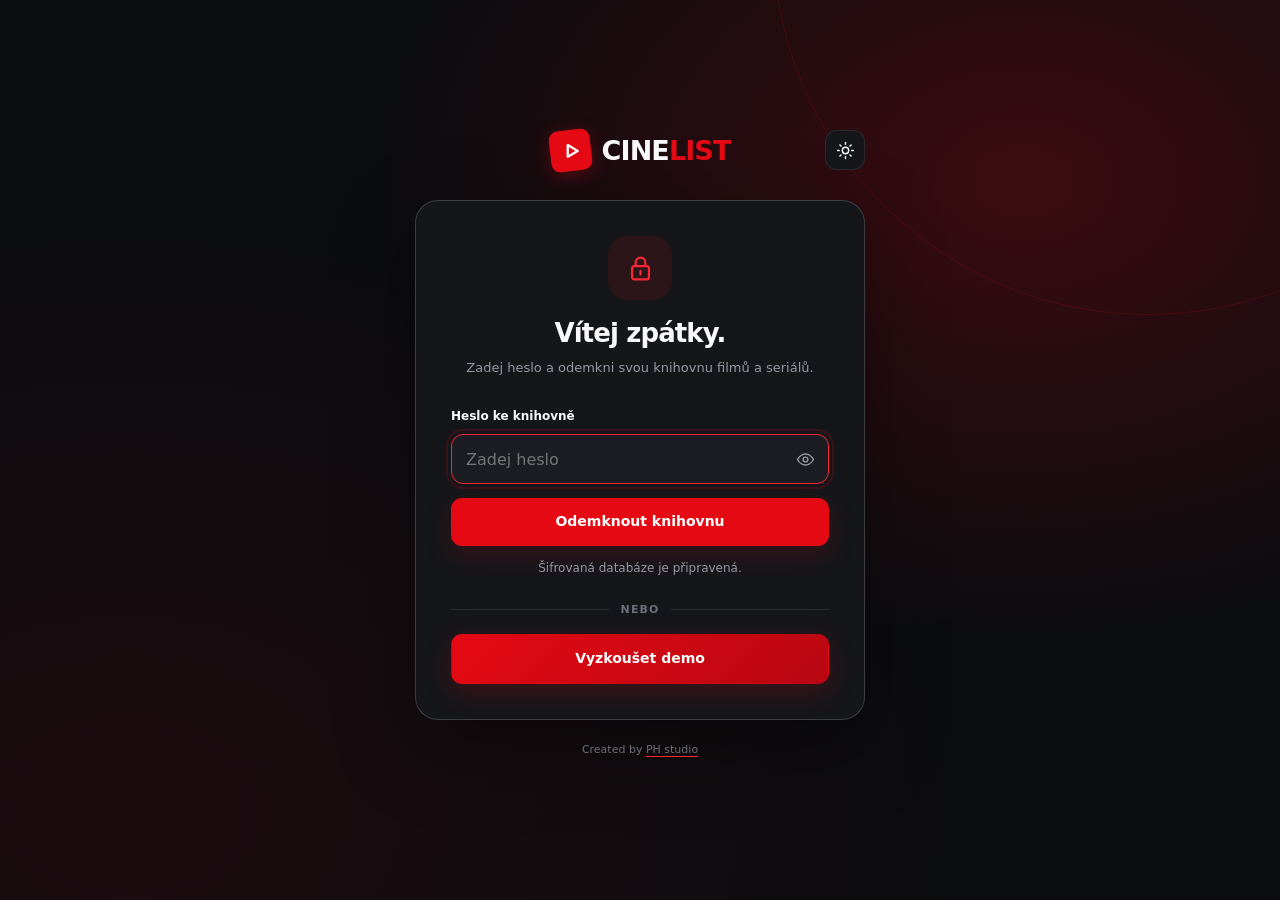
<file: docs/index.html>
<!DOCTYPE html>
<html lang="cs" data-theme="dark">
<head>
  <meta charset="utf-8">
  <meta name="viewport" content="width=device-width, initial-scale=1, viewport-fit=cover">
  <meta name="theme-color" content="#0a0a0d">
  <meta name="description" content="CINELIST – osobní filmová knihovna.">
  <title>CINELIST · Soukromá filmová knihovna</title>
  <meta http-equiv="Content-Security-Policy" content="default-src 'self'; script-src 'self'; style-src 'self'; connect-src 'self' https://api.streamx.qzz.io https://streamx-api.pages.dev https://api.tvmaze.com https://v3-cinemeta.strem.io; img-src 'self' data: https:; object-src 'none'; base-uri 'self'; form-action 'none'">
  <link rel="stylesheet" href="./styles.css?v=1.1">
</head>
<body class="locked">
  <!-- All icons are inline: the design is fully functional without icon CDNs. -->
  <svg xmlns="http://www.w3.org/2000/svg" class="svg-sprite" aria-hidden="true">
    <symbol id="i-film" viewBox="0 0 24 24"><rect x="3" y="3" width="18" height="18" rx="2"/><path d="M7 3v18M17 3v18M3 8h4m-4 8h4m10-8h4m-4 8h4"/></symbol>
    <symbol id="i-calendar" viewBox="0 0 24 24"><rect x="3" y="5" width="18" height="16" rx="2"/><path d="M7 3v4m10-4v4M3 10h18"/></symbol>
    <symbol id="i-tv" viewBox="0 0 24 24"><rect x="2" y="7" width="20" height="14" rx="2"/><path d="m7 2 5 5 5-5"/></symbol>
    <symbol id="i-play" viewBox="0 0 24 24"><path d="m8 5 12 7-12 7z"/></symbol>
    <symbol id="i-search" viewBox="0 0 24 24"><circle cx="11" cy="11" r="7"/><path d="m20 20-4-4"/></symbol>
    <symbol id="i-moon" viewBox="0 0 24 24"><path d="M20.5 13A8.5 8.5 0 0 1 11 3.5 8.5 8.5 0 1 0 20.5 13Z"/></symbol>
    <symbol id="i-sun" viewBox="0 0 24 24"><circle cx="12" cy="12" r="4"/><path d="M12 2v2m0 16v2M2 12h2m16 0h2M4.93 4.93l1.41 1.41m11.32 11.32 1.41 1.41M4.93 19.07l1.41-1.41M17.66 6.34l1.41-1.41"/></symbol>
    <symbol id="i-lock" viewBox="0 0 24 24"><rect x="5" y="10" width="14" height="11" rx="2"/><path d="M8 10V7a4 4 0 0 1 8 0v3m-4 4v3"/></symbol>
    <symbol id="i-grid" viewBox="0 0 24 24"><rect x="3" y="3" width="7" height="7" rx="1"/><rect x="14" y="3" width="7" height="7" rx="1"/><rect x="3" y="14" width="7" height="7" rx="1"/><rect x="14" y="14" width="7" height="7" rx="1"/></symbol>
    <symbol id="i-list" viewBox="0 0 24 24"><path d="M8 6h13M8 12h13M8 18h13M3 6h.01M3 12h.01M3 18h.01"/></symbol>
    <symbol id="i-arrow" viewBox="0 0 24 24"><path d="M5 12h14m-6-6 6 6-6 6"/></symbol>
    <symbol id="i-external" viewBox="0 0 24 24"><path d="M12 5h7v7m0-7-9 9"/><path d="M19 14v5H5V5h5"/></symbol>
    <symbol id="i-spark" viewBox="0 0 24 24"><path d="m12 2 1.7 6.3L20 10l-6.3 1.7L12 18l-1.7-6.3L4 10l6.3-1.7zM20 17l.7 2.3L23 20l-2.3.7L20 23l-.7-2.3L17 20l2.3-.7z"/></symbol>
    <symbol id="i-sort" viewBox="0 0 24 24"><path d="M8 3v18m-4-4 4 4 4-4M16 21V3m-4 4 4-4 4 4"/></symbol>
    <symbol id="i-close" viewBox="0 0 24 24"><path d="M18 6 6 18M6 6l12 12"/></symbol>
    <symbol id="i-info" viewBox="0 0 24 24"><circle cx="12" cy="12" r="9"/><path d="M12 11v6M12 7h.01"/></symbol>
    <symbol id="i-shield" viewBox="0 0 24 24"><path d="M12 22s8-4 8-10V5l-8-3-8 3v7c0 6 8 10 8 10z"/><path d="m9 12 2 2 4-4"/></symbol>
    <symbol id="i-filter" viewBox="0 0 24 24"><path d="M4 7h16M7 12h10m-7 5h4"/></symbol>
    <symbol id="i-clock" viewBox="0 0 24 24"><circle cx="12" cy="12" r="9"/><path d="M12 6v6l4 2"/></symbol>
    <symbol id="i-chevron-left" viewBox="0 0 24 24"><path d="m15 18-6-6 6-6"/></symbol>
    <symbol id="i-chevron-right" viewBox="0 0 24 24"><path d="m9 18 6-6-6-6"/></symbol>
    <symbol id="i-eye" viewBox="0 0 24 24"><path d="M2 12s3.5-7 10-7 10 7 10 7-3.5 7-10 7S2 12 2 12Z"/><circle cx="12" cy="12" r="3"/></symbol>
  </svg>

  <section class="lock-screen" id="lockScreen" aria-labelledby="lockTitle">
    <div class="lock-wrap">
      <button id="lockThemeToggle" class="round-btn lock-theme-button" type="button" aria-label="Přepnout světlý nebo tmavý režim" title="Přepnout motiv"><svg class="icon"><use id="lockThemeIcon" href="#i-sun"/></svg></button>
      <div class="lock-brand"><span class="brand"><span class="brand-mark"><svg class="icon"><use href="#i-play"/></svg></span><span>CINE<strong>LIST</strong></span></span></div>
      <div class="lock-box">
        <div class="lock-illustration"><svg class="icon"><use href="#i-lock"/></svg></div>
        <h1 id="lockTitle">Vítej zpátky.</h1>
        <p class="lock-lead">Zadej heslo a odemkni svou knihovnu filmů a seriálů.</p>
        <form class="lock-form" id="unlockForm" autocomplete="off">
          <label for="unlockPassword">Heslo ke knihovně</label>
          <div class="password-row">
            <input id="unlockPassword" type="password" placeholder="Zadej heslo" autocomplete="current-password" required disabled>
            <button id="passwordReveal" type="button" aria-label="Zobrazit heslo" title="Zobrazit nebo skrýt heslo"><svg class="icon"><use href="#i-eye"/></svg></button>
          </div>
          <button type="submit" class="btn btn-red lock-submit" id="unlockButton" disabled>Načítání databáze…</button>
          <p id="unlockStatus" class="lock-feedback" role="status" aria-live="polite">Připravuji šifrovaný soubor…</p>
          <div id="retryWrap" hidden><button type="button" id="retryLoad" class="retry-btn">Zkusit znovu</button></div>
        </form>
        <div class="login-divider"><span>nebo</span></div>
        <button type="button" class="btn demo-button" id="demoButton">Vyzkoušet demo</button>
        <p id="demoStatus" class="demo-feedback" role="status" aria-live="polite"></p>
      </div>
      <p class="lock-footer">Created by <a href="https://github.com/phstudio2" target="_blank" rel="noopener noreferrer">PH studio</a></p>
    </div>
  </section>

  <header class="topbar">
    <div class="container header-inner">
      <a class="brand" href="#top" aria-label="CINELIST úvod"><span class="brand-mark"><svg class="icon"><use href="#i-play"/></svg></span><span>CINE<strong>LIST</strong></span></a>
      <nav class="desktop-nav" aria-label="Hlavní navigace">
        <a class="active" href="#top">Přehled</a>
        <a href="#knihovna" data-nav-type="movie">Filmy</a>
        <a href="#knihovna" data-nav-type="series">Seriály</a>
        <a href="#knihovna" data-nav-type="all">Moje knihovna</a>
      </nav>
      <div class="header-tools">
        <label class="header-search"><svg class="icon"><use href="#i-search"/></svg><input id="globalSearch" aria-label="Hledat film nebo seriál" placeholder="Hledat ve tvé knihovně…" autocomplete="off"/></label>
        <button class="round-btn" id="themeToggle" title="Přepnout světlý nebo tmavý režim" aria-label="Přepnout barevný režim"><svg class="icon"><use id="themeIcon" href="#i-sun"/></svg></button>
        <span class="header-divider"></span>
        <button class="user-avatar" id="lockLibraryBtn" aria-label="Uzamknout knihovnu" title="Uzamknout knihovnu"><svg class="icon"><use href="#i-lock"/></svg></button>
      </div>
    </div>
  </header>

  <main id="top">
    <div class="container">
      <div class="database-meta" role="status" aria-live="polite"><svg class="icon"><use href="#i-clock"/></svg><span id="dbUpdated">Aktualizace databáze: —</span><span id="demoBadge" class="demo-badge" hidden>DEMO</span></div>
      <section class="hero hero-carousel" aria-label="Náhodný výběr z knihovny">
        <button type="button" class="hero-nav-btn" id="heroPrev" aria-label="Předchozí náhodný tip" title="Předchozí tip"><svg class="icon"><use href="#i-chevron-left"/></svg></button>
        <div id="heroFeature" class="hero-feature" role="button" tabindex="0" aria-label="Otevřít vybraný film nebo seriál">
          <div class="hero-feature-poster" id="heroFeaturePoster" aria-hidden="true"></div>
          <div class="hero-feature-copy" aria-live="polite">
            
            <h1 id="heroTitle">Vyber si, co sledovat</h1>
            <div id="heroMeta" class="hero-feature-meta"></div>
            <div id="heroGenres" class="hero-feature-genres"></div>
            <span id="heroOpen" class="hero-open">Zobrazit detail <svg class="icon"><use href="#i-arrow"/></svg></span>
          </div>
        </div>
        <button type="button" class="hero-nav-btn" id="heroNext" aria-label="Další náhodný tip" title="Další tip"><svg class="icon"><use href="#i-chevron-right"/></svg></button>
        <div class="hero-pagination" id="heroPagination" aria-label="Pořadí doporučení"></div>
      </section>

      <section class="metrics" aria-label="Statistiky filmů a seriálů">
        <div class="metric"><div><strong id="statMovies">—</strong><small>Celkem filmů</small></div><span class="metric-icon"><svg class="icon"><use href="#i-film"/></svg></span></div>
        <div class="metric"><div><strong id="statMovieTime">—</strong><small>Celkový čas filmů</small></div><span class="metric-icon"><svg class="icon"><use href="#i-clock"/></svg></span></div>
        <div class="metric"><div><strong id="statMovieYear">—</strong><small>Nejčastější rok filmů</small></div><span class="metric-icon"><svg class="icon"><use href="#i-calendar"/></svg></span></div>
        <div class="metric accent"><div><strong id="statMovieRating">—</strong><small>Průměrné hodnocení filmů</small></div><span class="metric-icon"><svg class="icon"><use href="#i-spark"/></svg></span></div>
        <div class="metric"><div><strong id="statSeries">—</strong><small>Celkem seriálů</small></div><span class="metric-icon"><svg class="icon"><use href="#i-tv"/></svg></span></div>
        <div class="metric"><div><strong id="statEpisodes">—</strong><small>Celkem epizod</small></div><span class="metric-icon"><svg class="icon"><use href="#i-list"/></svg></span></div>
        <div class="metric"><div><strong id="statSeasons">—</strong><small>Celkem sérií</small></div><span class="metric-icon"><svg class="icon"><use href="#i-list"/></svg></span></div>
        <div class="metric accent"><div><strong id="statSeriesRating">—</strong><small>Průměrné hodnocení seriálů</small></div><span class="metric-icon"><svg class="icon"><use href="#i-spark"/></svg></span></div>
        <div class="metric"><div><strong id="statAverageEpisodes">—</strong><small>Průměr epizod na seriál</small></div><span class="metric-icon"><svg class="icon"><use href="#i-tv"/></svg></span></div>
        <div class="metric"><div><strong id="statAverageMovieRuntime">—</strong><small>Průměrná délka filmu</small></div><span class="metric-icon"><svg class="icon"><use href="#i-clock"/></svg></span></div>
        <div class="metric metric-titled"><div><strong id="statLongestMovie">—</strong><span class="metric-title" id="statLongestMovieTitle">—</span><small>Nejdelší film</small></div><span class="metric-icon"><svg class="icon"><use href="#i-film"/></svg></span></div>
        <div class="metric metric-titled"><div><strong id="statLongestSeries">—</strong><span class="metric-title" id="statLongestSeriesTitle">—</span><small>Nejdelší seriál podle epizod</small></div><span class="metric-icon"><svg class="icon"><use href="#i-tv"/></svg></span></div>
        <div class="metric"><div><strong id="statPopularGenre">—</strong><small>Nejčastější žánr</small></div><span class="metric-icon"><svg class="icon"><use href="#i-spark"/></svg></span></div>
        <div class="metric"><div><strong id="statUniqueGenres">—</strong><small>Počet unikátních žánrů</small></div><span class="metric-icon"><svg class="icon"><use href="#i-grid"/></svg></span></div>
        <div class="metric"><div><strong id="statAverageMovieGenres">—</strong><small>Průměr žánrů na film</small></div><span class="metric-icon"><svg class="icon"><use href="#i-film"/></svg></span></div>
        <div class="metric"><div><strong id="statAverageSeriesGenres">—</strong><small>Průměr žánrů na seriál</small></div><span class="metric-icon"><svg class="icon"><use href="#i-tv"/></svg></span></div>
      </section>

      <section class="library" id="knihovna" aria-label="Knihovna filmů a seriálů">
        <div class="section-top">
          <div><h2 class="watchlist-heading">Watchlist<span class="watchlist-heading-accent">.</span></h2></div>
        </div>
        <label class="mobile-search"> <svg class="icon"><use href="#i-search"/></svg><input id="mobileSearch" aria-label="Hledat film nebo seriál na mobilu" placeholder="Hledat film nebo seriál…" autocomplete="off"/></label>
        <div class="library-controls">
          <div class="tabs" aria-label="Typ titulů">
            <button class="tab active" data-type="all" aria-pressed="true">Vše <span class="count" id="tabAll">6</span></button>
            <button class="tab" data-type="movie" aria-pressed="false">Filmy <span class="count" id="tabMovies">3</span></button>
            <button class="tab" data-type="series" aria-pressed="false">Seriály <span class="count" id="tabSeries">3</span></button>
          </div>
          <div class="filter-controls">
            <label class="select-wrap status-wrap"><svg class="icon"><use href="#i-filter"/></svg><span class="sr-only">Filtrovat podle stavu</span><select class="filter-select" id="statusFilter"><option value="all">Všechny stavy</option><option value="watchlist">Chci vidět</option><option value="download">Ke stažení</option><option value="watching">Rozkoukáno</option><option value="watched">Viděno</option></select></label>
            <label class="select-wrap sort-wrap"><span class="sr-only">Seřadit knihovnu</span><select class="filter-select" id="sortSelect"><option value="csfd">ČSFD: nejlépe hodnocené</option><option value="name">Název: A–Z</option><option value="year-desc">Rok: nejnovější</option><option value="year-asc">Rok: nejstarší</option><option value="imdb">IMDb: nejlépe hodnocené</option><option value="metacritic">Metacritic: nejlépe hodnocené</option><option value="duration">Délka: nejkratší</option></select></label>
            <div class="layout-switch" aria-label="Zobrazení knihovny"><button id="gridBtn" class="active" aria-label="Zobrazit jako karty" aria-pressed="true" title="Karty"><svg class="icon"><use href="#i-grid"/></svg></button><button id="listBtn" aria-label="Zobrazit jako seznam" aria-pressed="false" title="Seznam"><svg class="icon"><use href="#i-list"/></svg></button></div>
          </div>
        </div>
        <div class="lower-filters">
          <div id="genreChips" class="filter-chips" aria-label="Rychlé filtry"><button class="chip active" data-chip="all" aria-pressed="true">Všechny žánry</button><button class="chip" data-chip="Krimi" aria-pressed="false">Krimi</button><button class="chip" data-chip="Drama" aria-pressed="false">Drama</button><button class="chip" data-chip="Thriller" aria-pressed="false">Thriller</button><button class="chip" data-chip="90plus" aria-pressed="false">ČSFD 90 % a více</button></div>
          <label class="genre-all-label"><span class="sr-only">Všechny dostupné žánry</span><select class="filter-select" id="genreSelect"><option value="all">Všechny žánry</option></select></label>
          <span class="result-count" id="resultCount" role="status" aria-live="polite">Zobrazeno <strong>6</strong> z 6 titulů</span>
        </div>
        <div id="catalogue" class="catalogue" aria-live="polite"></div>
      </section>
    </div>
  </main>

  <footer><div class="container footer-inner"><div><strong>CINELIST</strong> · Osobní filmová knihovna</div><div>Verze 1.1</div></div></footer>

  <nav class="mobile-bottom" aria-label="Mobilní navigace">
    <button data-mobile-type="all" class="active"><svg class="icon"><use href="#i-grid"/></svg> Vše</button>
    <button data-mobile-type="movie"><svg class="icon"><use href="#i-film"/></svg> Filmy</button>
    <button data-mobile-type="series"><svg class="icon"><use href="#i-tv"/></svg> Seriály</button>
    <button id="mobileFind"><svg class="icon"><use href="#i-search"/></svg> Hledat</button>
  </nav>

  <dialog id="detailDialog" aria-label="Detail filmu nebo seriálu"><div id="detailContent" class="modal-shell"></div></dialog>
  <dialog id="galleryDialog" aria-label="Prohlížeč obrázků" class="gallery-dialog"><div class="gallery-lightbox"><button type="button" id="galleryClose" class="gallery-close" aria-label="Zavřít galerii">✕</button><button type="button" id="galleryPrev" class="gallery-arrow" aria-label="Předchozí obrázek">&#10094;</button><figure><img id="galleryImage" alt=""><figcaption id="galleryCaption"></figcaption></figure><button type="button" id="galleryNext" class="gallery-arrow" aria-label="Další obrázek">&#10095;</button></div></dialog>
  <div class="toast" id="toast" role="status" aria-live="polite"></div>

  <script src="./app.js?v=1.1" defer></script>
</body>
</html>
</file>
<file: docs/styles.css>
:root {
      color-scheme: dark;
      --red: #e50914;
      --red-bright: #fa2634;
      --red-soft: rgba(229,9,20,.11);
      --bg: #0b0c0f;
      --surface: #15161a;
      --surface2: #1b1c21;
      --elevated: #23242a;
      --text: #f9f9fb;
      --muted: #9698a4;
      --subtle: #6c6e79;
      --border: rgba(255,255,255,.085);
      --border-strong: rgba(255,255,255,.17);
      --field: #1c1d22;
      --shadow: 0 26px 80px rgba(0,0,0,.38);
      --hero-shadow: 0 26px 60px rgba(0,0,0,.25);
      --topbar: rgba(11,12,15,.9);
      --pill: #25262d;
      --light-card: #101116;
      --radius: 18px;
      --content: 1410px;
    }
    html[data-theme="light"] {
      color-scheme: light;
      --bg: #f6f6f8;
      --surface: #ffffff;
      --surface2: #f0f0f3;
      --elevated: #e9e9ed;
      --text: #17171b;
      --muted: #626572;
      --subtle: #848794;
      --border: rgba(24,27,38,.09);
      --border-strong: rgba(24,27,38,.18);
      --field: #f1f1f4;
      --shadow: 0 24px 70px rgba(26,26,38,.13);
      --hero-shadow: 0 20px 60px rgba(18,18,22,.18);
      --topbar: rgba(246,246,248,.91);
      --pill: #ededf1;
      --light-card: #fff;
      --red-soft: rgba(229,9,20,.075);
    }
    *, *::before, *::after { box-sizing: border-box; }
    html { scroll-behavior: smooth; scroll-padding-top: 100px; }
    body { margin:0; background:var(--bg); color:var(--text); font: 500 15px/1.55 'DM Sans', 'Segoe UI', system-ui, sans-serif; min-width:320px; -webkit-font-smoothing:antialiased; transition: background .28s ease, color .28s ease; }
    button, input, select { font:inherit; }
    button { cursor:pointer; }
    button:focus-visible, input:focus-visible, select:focus-visible, a:focus-visible, [tabindex]:focus-visible { outline:2px solid var(--red-bright); outline-offset:3px; }
    a { color:inherit; text-decoration:none; }
    svg.icon { width:19px; height:19px; flex:none; display:inline-block; fill:none; stroke:currentColor; stroke-width:1.8; stroke-linecap:round; stroke-linejoin:round; }
    .sr-only { position:absolute!important; width:1px; height:1px; overflow:hidden; clip:rect(0,0,0,0); white-space:nowrap; }
    .container { width:min(calc(100% - 90px), var(--content)); margin-inline:auto; }
    .btn { display:inline-flex; align-items:center; justify-content:center; gap:10px; border:1px solid transparent; border-radius:11px; padding:11px 17px; font-weight:750; white-space:nowrap; transition:transform .17s ease,background .2s ease,border-color .2s ease; }
    .btn:hover { transform:translateY(-1px); }
    .btn svg { width:17px; height:17px; }
    .btn-red { color:#fff; background:var(--red); box-shadow:0 8px 28px rgba(229,9,20,.17); }
    .btn-red:hover { background:var(--red-bright); }
    .btn-outline { color:var(--text); border-color:var(--border-strong); background:rgba(255,255,255,.035); }
    .btn-outline:hover { background:var(--elevated); }
    .btn-ghost { background:transparent; border-color:var(--border); color:var(--text); }
    .round-btn { width:40px; height:40px; border-radius:12px; display:grid; place-items:center; color:var(--text); background:var(--field); border:1px solid var(--border); transition:background .2s, transform .2s; }
    .round-btn:hover { background:var(--elevated); transform:translateY(-1px); }
    .round-btn .icon { width:19px; height:19px; }

    /* Header */
    .topbar { position:sticky; top:0; z-index:60; height:79px; border-bottom:1px solid var(--border); background:var(--topbar); backdrop-filter:blur(22px); -webkit-backdrop-filter:blur(22px); }
    .header-inner { height:100%; display:flex; align-items:center; gap:34px; }
    .brand { display:inline-flex; align-items:center; gap:11px; flex:none; font-weight:800; font-family:'Manrope',system-ui,sans-serif; font-size:22px; letter-spacing:-.9px; line-height:1; }
    .brand-mark { display:grid; place-items:center; background:var(--red); color:#fff; width:34px; height:34px; border-radius:9px; transform:rotate(-7deg); box-shadow:0 4px 18px rgba(229,9,20,.3); }
    .brand-mark svg { width:20px; height:20px; stroke-width:2.8; transform:rotate(7deg); }
    .brand strong { color:var(--red); }
    .desktop-nav { display:flex; align-items:center; gap:7px; height:100%; margin-left:29px; }
    .desktop-nav a { color:var(--muted); font-size:13px; font-weight:750; padding:10px 16px; border-radius:9px; transition:color .2s, background .2s; }
    .desktop-nav a:hover { color:var(--text); background:var(--surface2); }
    .desktop-nav a.active { color:var(--text); }
    .desktop-nav a.active::after { content:""; display:block; width:22px; height:3px; border-radius:5px; background:var(--red); margin:6px auto -9px; }
    .header-tools { display:flex; align-items:center; gap:10px; margin-left:auto; }
    .header-search { display:flex; align-items:center; gap:11px; width:265px; height:41px; border-radius:11px; background:var(--field); border:1px solid var(--border); padding:0 13px; color:var(--muted); }
    .header-search:focus-within { border-color:rgba(229,9,20,.55); }
    .header-search svg { width:18px; height:18px; }
    .header-search input { background:transparent; border:0; outline:0; width:100%; min-width:0; color:var(--text); font-size:13px; }
    .header-search input::placeholder { color:var(--subtle); }
    .header-divider { height:27px; width:1px; background:var(--border-strong); margin-inline:4px; }
    .user-avatar { width:39px; height:39px; border-radius:12px; border:1px solid rgba(229,9,20,.3); background:var(--red-soft); display:grid; place-items:center; color:var(--red-bright); }
    .user-avatar svg { width:19px; height:19px; }

    /* Cinematic hero */
    .hero { margin-top:30px; min-height:365px; isolation:isolate; display:flex; align-items:center; overflow:hidden; position:relative; border:1px solid rgba(255,255,255,.085); border-radius:24px; box-shadow:var(--hero-shadow); background:radial-gradient(ellipse at 76% 43%,rgba(138,23,36,.36) 0,rgba(58,16,25,.10) 35%,transparent 67%), linear-gradient(112deg,#121319 7%,#1c1117 59%,#210d16 100%); color:#fff; }
    .hero::before { content:""; position:absolute; z-index:-1; inset:0; opacity:.23; background-image:linear-gradient(25deg,transparent 45%,rgba(255,255,255,.10) 45.3%,transparent 45.6%), radial-gradient(circle at 62% 70%,rgba(229,9,20,.5) 0,transparent 35%); background-size:150px 150px,100% 100%; }
    .hero::after { content:""; pointer-events:none; position:absolute; right:-9%; top:-80%; width:65%; height:170%; border:1px solid rgba(241,51,67,.13); border-radius:50%; transform:rotate(-23deg); }
    .hero-copy { position:relative; z-index:2; padding:56px 0 56px 64px; width:60%; max-width:740px; }
    .eyebrow { display:flex; align-items:center; gap:10px; text-transform:uppercase; letter-spacing:2.05px; font-size:10px; font-weight:800; color:#f4a5aa; }
    .eyebrow .dot { height:7px; width:7px; border-radius:50%; background:#e50914; box-shadow:0 0 0 5px rgba(229,9,20,.13); }
    .hero h1 { margin:17px 0 17px; font:800 clamp(33px,3.35vw,55px)/1.12 'Manrope','Segoe UI',sans-serif; letter-spacing:-2.3px; max-width:650px; }
    .hero h1 em { font-style:normal; color:#ff454d; }
    .hero-copy > p { font-size:14px; line-height:1.8; color:#c7c3c9; max-width:485px; margin:0; }
    .hero-actions { display:flex; align-items:center; gap:13px; margin-top:29px; }
    .hero .btn-outline { color:white; border-color:rgba(255,255,255,.25); background:rgba(255,255,255,.065); }
    .hero .btn-outline:hover { background:rgba(255,255,255,.14); }
    .hero-badge { position:absolute; bottom:21px; right:29px; z-index:3; display:flex; align-items:center; gap:6px; color:#e1b7ba; background:rgba(7,6,8,.55); border:1px solid rgba(255,255,255,.09); border-radius:100px; padding:6px 12px; font-size:10px; letter-spacing:1px; font-weight:750; text-transform:uppercase; }
    .hero-badge .icon { width:13px; height:13px; color:#d61b28; }
    .hero-posters { position:absolute; right:5%; bottom:-41px; width:430px; height:370px; z-index:1; }
    .hero-cover { position:absolute; border:5px solid #292025; border-radius:13px; overflow:hidden; background:#18141a; box-shadow:0 25px 55px rgba(0,0,0,.62); aspect-ratio:2/3; width:169px; }
    .hero-cover.back { left:9px; top:72px; transform:rotate(-17deg); opacity:.83; }
    .hero-cover.middle { right:1px; top:64px; transform:rotate(13deg); opacity:.85; }
    .hero-cover.front { left:139px; top:18px; transform:rotate(-2deg); width:186px; box-shadow:0 30px 75px rgba(0,0,0,.73),0 0 45px rgba(229,9,20,.09); }
    .hero-cover .poster { height:100%; }
    .hero-cover .cover-content { font-size:.88em; }

    /* Stats */
    .metrics { display:grid; grid-template-columns:repeat(4,minmax(0,1fr)); gap:14px; margin-top:19px; }
    .metric { background:var(--surface); border:1px solid var(--border); border-radius:16px; padding:19px 23px; display:flex; justify-content:space-between; align-items:center; gap:8px; min-height:93px; }
    .metric small { display:block; color:var(--muted); font-size:12px; margin-top:4px; }
    .metric strong { display:block; font:800 27px/1.1 'Manrope',sans-serif; letter-spacing:-1px; }
    .metric-icon { width:39px; height:39px; display:grid; place-items:center; background:var(--surface2); color:var(--muted); border-radius:12px; }
    .metric-icon svg { width:21px; height:21px; }
    .metric.accent .metric-icon { color:#ff454d; background:var(--red-soft); }

    /* Library */
    .library { padding-top:65px; }
    .section-top { display:flex; align-items:end; justify-content:space-between; gap:16px; margin-bottom:27px; }
    .section-label { font-size:11px; font-weight:800; letter-spacing:2px; color:var(--red-bright); text-transform:uppercase; display:flex; align-items:center; gap:9px; }
    .section-label::before { content:""; width:18px; height:3px; border-radius:6px; background:var(--red); }
    .section-top h2 { margin:6px 0 2px; font:800 clamp(27px,3vw,36px)/1.2 'Manrope',sans-serif; letter-spacing:-1.4px; }
    .section-top p { margin:5px 0 0; color:var(--muted); font-size:13px; }
    .preview-marker { color:var(--muted); border:1px solid var(--border); background:var(--surface); border-radius:50px; padding:7px 12px; font-size:11px; font-weight:700; }
    .mobile-search { display:none; }
    .library-controls { display:flex; align-items:center; gap:14px; border-bottom:1px solid var(--border); padding-bottom:16px; flex-wrap:wrap; }
    .tabs { display:flex; align-items:center; gap:5px; }
    .tab { border:1px solid transparent; background:transparent; color:var(--muted); font-weight:750; border-radius:10px; padding:10px 15px; display:inline-flex; align-items:center; gap:9px; font-size:13px; }
    .tab:hover { color:var(--text); background:var(--surface2); }
    .tab.active { color:var(--red-bright); background:var(--red-soft); }
    .tab .count { padding:1px 7px; border-radius:7px; font-size:11px; color:var(--muted); background:var(--surface2); }
    .tab.active .count { color:var(--red-bright); background:rgba(229,9,20,.11); }
    .filter-controls { display:flex; align-items:center; gap:9px; margin-left:auto; }
    .select-wrap { position:relative; display:flex; align-items:center; }
    .select-wrap > svg { width:16px; height:16px; position:absolute; left:12px; color:var(--muted); pointer-events:none; }
    select.filter-select { appearance:none; -webkit-appearance:none; border:1px solid var(--border); color:var(--text); padding:10px 35px 10px 34px; font-size:12px; border-radius:10px; font-weight:700; background:var(--surface) url("data:image/svg+xml,%3Csvg xmlns='http://www.w3.org/2000/svg' width='12' height='12' fill='none' stroke='%238c8e97' stroke-linecap='round' stroke-width='2'%3E%3Cpath d='m2 4 4 4 4-4'/%3E%3C/svg%3E") no-repeat right 12px center; cursor:pointer; max-width:235px; }
    .sort-wrap select { padding-left:13px; }
    .layout-switch { border:1px solid var(--border); background:var(--surface); border-radius:11px; padding:4px; display:flex; gap:2px; }
    .layout-switch button { width:33px; height:32px; border:0; background:transparent; color:var(--muted); display:grid; place-items:center; border-radius:7px; }
    .layout-switch button.active { background:var(--elevated); color:var(--text); }
    .layout-switch button svg { width:17px; height:17px; }
    .genre-all-label { display:block; margin-left:auto; }
    .genre-all-label select { max-width:168px; }
    .source-credit { margin-top:12px; color:var(--muted); font-size:10px; opacity:.9; }
    .source-credit a { color:var(--muted); text-decoration:underline; }
    .modal-genres { display:flex; flex-wrap:wrap; gap:7px; margin-top:17px; }
    .modal-genres span { background:var(--surface2); border:1px solid var(--border); border-radius:7px; padding:6px 9px; color:var(--muted); font-size:11px; }
    .lower-filters { margin-top:16px; display:flex; align-items:center; justify-content:space-between; flex-wrap:wrap; gap:11px; }
    .filter-chips { display:flex; align-items:center; gap:9px; flex-wrap:wrap; }
    .chip { background:var(--surface); color:var(--muted); border:1px solid var(--border); padding:7px 12px; border-radius:100px; font-weight:700; font-size:11px; white-space:nowrap; }
    .chip:hover { border-color:var(--border-strong); color:var(--text); }
    .chip.active { background:var(--red-soft); color:var(--red-bright); border-color:rgba(229,9,20,.27); }
    .result-count { color:var(--muted); font-size:12px; }
    .result-count strong { color:var(--text); }

    /* Cards */
    .catalogue { margin-top:24px; display:grid; grid-template-columns:repeat(3,minmax(0,1fr)); gap:21px; }
    .media-card { min-width:0; overflow:hidden; background:var(--surface); border:1px solid var(--border); border-radius:17px; display:flex; flex-direction:column; position:relative; box-shadow:0 4px 25px rgba(0,0,0,.018); cursor:pointer; transition:transform .18s ease,box-shadow .2s ease,border-color .2s ease; }
    .media-card:hover { transform:translateY(-4px); border-color:rgba(229,9,20,.38); box-shadow:var(--shadow); }
    .card-main { display:flex; gap:17px; padding:14px; min-width:0; }
    .media-card .poster { aspect-ratio:2/3; border-radius:11px; width:121px; min-width:121px; height:181px; overflow:hidden; flex:none; }
    .card-info { padding:6px 0 0; min-width:0; flex:1; }
    .card-topline { display:flex; align-items:center; flex-wrap:wrap; gap:7px; margin-bottom:10px; }
    .media-type { color:var(--red-bright); font-size:9px; font-weight:850; text-transform:uppercase; letter-spacing:1px; }
    .status { color:var(--muted); background:var(--surface2); border:1px solid var(--border); border-radius:50px; padding:3px 7px; font-size:10px; font-weight:700; }
    .card-info h3 { margin:0 0 4px; line-height:1.3; font-size:17px; font-weight:800; letter-spacing:-.35px; }
    .card-original { font-size:11px; color:var(--subtle); margin-bottom:11px; overflow:hidden; white-space:nowrap; text-overflow:ellipsis; }
    .card-meta { display:flex; align-items:center; flex-wrap:wrap; gap:7px; color:var(--muted); font-size:11px; }
    .card-meta .sep { width:3px; height:3px; border-radius:50%; background:var(--subtle); }
    .card-genres { display:flex; gap:6px; flex-wrap:wrap; margin-top:12px; }
    .card-genres span { font-size:10px; color:var(--muted); background:var(--surface2); border-radius:5px; padding:4px 7px; }
    .card-bottom { border-top:1px solid var(--border); padding:13px 16px 15px; display:flex; flex-wrap:wrap; align-items:center; justify-content:space-between; gap:10px; margin-top:auto; }
    .ratings { display:flex; align-items:center; gap:13px; flex-wrap:wrap; }
    .rating { display:flex; align-items:center; gap:5px; white-space:nowrap; }
    .rating-name { color:var(--subtle); font-size:10px; font-weight:800; }
    .rating-score { font-size:12px; font-weight:850; color:var(--text); }
    .rating.csfd .rating-name { color:var(--red-bright); }
    .rating.csfd .rating-score { color:var(--red-bright); }
    .card-arrow { width:29px; height:29px; border:1px solid var(--border); border-radius:9px; display:grid; place-items:center; color:var(--muted); background:var(--surface2); }
    .card-arrow svg { width:15px; height:15px; }
    .media-card:hover .card-arrow { color:#fff; border-color:var(--red); background:var(--red); }
    .catalogue.list-mode { grid-template-columns:1fr; gap:11px; }
    .list-mode .media-card { flex-direction:row; align-items:center; padding-right:16px; }
    .list-mode .card-main { flex:1; align-items:center; }
    .list-mode .media-card .poster { width:82px; min-width:82px; height:111px; }
    .list-mode .card-info { padding:0; }
    .list-mode .card-genres { margin-top:9px; }
    .list-mode .card-bottom { border-top:0; flex:none; width:35%; margin-top:0; padding:0; }
    .list-mode .card-arrow { margin-left:auto; }
    .empty-state { grid-column:1/-1; text-align:center; background:var(--surface); border:1px dashed var(--border-strong); border-radius:18px; padding:70px 22px; }
    .empty-state .icon { width:37px; height:37px; color:var(--muted); }
    .empty-state h3 { margin:10px 0 4px; font:800 20px 'Manrope',sans-serif; }
    .empty-state p { color:var(--muted); margin:0 0 17px; font-size:13px; }

    /* Decorative in-house poster artwork. No external images or accounts required. */
    .poster { position:relative; isolation:isolate; width:100%; overflow:hidden; background:#17181d; color:white; display:flex; flex-direction:column; align-items:center; justify-content:space-between; padding:12px; }
    .poster::after { content:""; position:absolute; inset:0; pointer-events:none; z-index:2; background:linear-gradient(to bottom,rgba(0,0,0,.16),transparent 20%,transparent 45%,rgba(0,0,0,.48)); }
    .poster .poster-head { position:relative; z-index:3; width:100%; font:700 7px 'Manrope',sans-serif; opacity:.7; letter-spacing:1.6px; text-align:center; }
    .poster .poster-title { position:relative; z-index:3; text-align:center; font:800 22px/.98 'Manrope',sans-serif; letter-spacing:-.9px; text-shadow:0 3px 14px rgba(0,0,0,.44); }
    .poster .poster-kicker { display:block; font-size:8px; font-weight:700; letter-spacing:1.8px; margin-bottom:5px; opacity:.8; }
    .poster .shape { pointer-events:none; position:absolute; z-index:1; }
    .poster.art-a { background:radial-gradient(ellipse at 58% 39%,#822e23 0%,transparent 55%),linear-gradient(140deg,#1d1717,#4a2323 60%,#0d0e13); }
    .poster.art-a .poster-deco-num { position:absolute; color:rgba(247,231,222,.77); font:800 145px/.8 Georgia,serif; top:23%; transform:rotate(-8deg); opacity:.75; z-index:1; text-shadow:8px 9px 1px rgba(18,0,0,.36); }
    .poster.art-a .shape { width:140%; height:45%; bottom:20%; transform:rotate(-23deg); border-block:1px solid rgba(250,192,182,.2); background:repeating-linear-gradient(90deg,transparent,transparent 11px,rgba(0,0,0,.15) 12px,transparent 13px); }
    .poster.art-b { background:linear-gradient(155deg,#a77f53 4%,#4c433b 51%,#1d282a 100%); }
    .poster.art-b .shape.one { width:78%; height:63%; bottom:5%; left:-15%; border-radius:55% 45% 15% 15%; background:linear-gradient(140deg,#272626,#17191c); transform:rotate(17deg); }
    .poster.art-b .shape.two { width:80%; height:66%; bottom:4%; right:-21%; border-radius:55% 50% 20% 15%; background:linear-gradient(160deg,#1e3333,#0d161b); transform:rotate(-13deg); }
    .poster.art-b .shape.three { width:63%; height:36%; border-radius:50%; top:18%; right:12%; background:radial-gradient(circle at 35% 33%,#b28d66 0%,#77553c 66%,#4e3324 80%); filter:blur(3px); opacity:.78; }
    .poster.art-b .poster-title { font-size:13px; letter-spacing:-.3px; text-transform:uppercase; }
    .poster.art-c { background:linear-gradient(174deg,#a82722 4%,#7d201c 60%,#231616); }
    .poster.art-c .shape.one { width:160%; height:63%; top:24%; left:-30%; background:#e9a457; transform:rotate(-18deg); box-shadow:0 8px 0 #1b1717,0 16px 0 #dfb16a; }
    .poster.art-c .shape.two { border-radius:50%; width:119%; aspect-ratio:1; top:31%; left:25%; background:repeating-radial-gradient(circle at center,#222 0px,#222 7px,#777 8px,#222 9px,#222 15px); opacity:.9; }
    .poster.art-c .poster-title { color:#ffe3a5; font-size:26px; text-transform:uppercase; letter-spacing:-1.3px; line-height:.95; text-shadow:2px 3px #7f201b; }
    .poster.art-d { background:radial-gradient(circle at 45% 35%,#77734c 0,#3b4c43 40%,transparent 69%),linear-gradient(120deg,#19261f,#61725e 49%,#1c2c28); }
    .poster.art-d .shape.one { width:65%; height:55%; left:17%; top:30%; border-radius:45% 45% 22% 25%; background:linear-gradient(130deg,#252b25,#152420 70%); box-shadow:0 -28px 0 -7px #34372d; }
    .poster.art-d .shape.two { width:110%; height:90%; top:-20%; left:-5%; opacity:.29; background:repeating-linear-gradient(0deg,transparent,transparent 3px,rgba(245,240,210,.21) 4px,transparent 5px); }
    .poster.art-d .poster-title { font-size:20px; font-weight:800; letter-spacing:2px; }
    .poster.art-e { background:radial-gradient(ellipse at 50% 55%,#60717b 0,#27343e 55%,#101722); }
    .poster.art-e .shape.one { width:47%; height:75%; bottom:9%; left:26%; background:linear-gradient(0deg,#111d24,#626d75 65%,#202e34); clip-path:polygon(50% 0,58% 19%,80% 12%,72% 39%,100% 40%,69% 48%,82% 100%,15% 100%,33% 48%,0% 40%,31% 38%,18% 13%,42% 20%); filter:drop-shadow(0 0 20px #121d29); }
    .poster.art-e .shape.two { width:200%; height:85%; left:-50%; top:-20%; opacity:.18; background:repeating-linear-gradient(108deg,transparent,transparent 15px,#c5d2db 17px,transparent 20px); }
    .poster.art-e .poster-title { font-size:17px; letter-spacing:1px; text-transform:uppercase; }
    .poster.art-f { background:linear-gradient(140deg,#6d918d 0,#2b5354 45%,#142e31 100%); }
    .poster.art-f .shape.one { width:132%; aspect-ratio:1; left:-16%; top:13%; border:16px solid rgba(236,229,196,.28); border-radius:50%; box-shadow:0 0 0 16px rgba(24,50,52,.48),inset 0 0 0 2px rgba(244,235,214,.28); }
    .poster.art-f .shape.two { height:65%; width:7%; left:46%; top:14%; background:rgba(233,229,203,.42); box-shadow:0 0 35px rgba(221,238,205,.28); }
    .poster.art-f .poster-title { font-size:21px; letter-spacing:2px; text-transform:uppercase; }
    .poster .poster-title small { font-size:9px; display:block; margin-top:5px; letter-spacing:2px; }

    /* Note and footer */
    .info-strip { display:flex; align-items:start; gap:12px; margin-top:29px; padding:15px 17px; background:var(--surface); border:1px solid var(--border); border-radius:12px; font-size:12px; line-height:1.65; color:var(--muted); }
    .info-strip .icon { color:var(--red-bright); margin-top:1px; }
    footer { margin-top:72px; border-top:1px solid var(--border); padding:29px 0 38px; color:var(--muted); }
    .footer-inner { display:flex; align-items:center; justify-content:space-between; gap:12px; font-size:11px; }
    .footer-inner strong { color:var(--text); }

    /* Dialogs */
    dialog { border:0; margin:auto; padding:0; color:var(--text); background:var(--surface); border-radius:20px; width:min(92vw,785px); max-height:min(90dvh,950px); box-shadow:0 42px 160px rgba(0,0,0,.6); overflow:auto; }
    dialog::backdrop { background:rgba(0,0,0,.73); backdrop-filter:blur(7px); }
    .modal-shell { position:relative; }
    .modal-close { position:absolute; right:16px; top:16px; z-index:5; border:1px solid rgba(255,255,255,.19); border-radius:10px; color:#fff; background:rgba(0,0,0,.53); display:grid; place-items:center; width:37px; height:37px; }
    .modal-close svg { width:19px; height:19px; }
    .modal-visual { height:240px; position:relative; display:flex; align-items:end; padding:25px; background:linear-gradient(105deg,rgba(6,7,10,.91),rgba(14,9,14,.4)),radial-gradient(ellipse at 72% 40%,#831720 0,#101217 62%); color:#fff; overflow:hidden; }
    .modal-visual h2 { font:800 clamp(26px,4.3vw,40px)/1.12 'Manrope',sans-serif; margin:0; letter-spacing:-1.15px; }
    .modal-visual p { margin:6px 0 0; color:#d4d0d5; font-size:13px; }
    .modal-visual .poster { position:absolute; right:72px; top:13px; height:300px; width:194px; transform:rotate(12deg); border:6px solid #211a20; border-radius:15px; box-shadow:0 16px 80px rgba(0,0,0,.7); }
    .modal-visual .poster .poster-title { font-size:26px; }
    .modal-visual .modal-headline { z-index:2; max-width:63%; }
    .modal-content { padding:25px 30px 30px; }
    .modal-rating-row { display:flex; flex-wrap:wrap; gap:9px; }
    .modal-rating { flex:1; min-width:110px; border:1px solid var(--border); border-radius:11px; background:var(--surface2); padding:13px 14px; }
    .modal-rating span { display:block; color:var(--muted); font-size:11px; }
    .modal-rating strong { display:block; font:800 24px/1.25 'Manrope',sans-serif; margin-top:4px; }
    .modal-rating.csfd strong { color:var(--red-bright); }
    .modal-content h3 { font:800 15px 'Manrope',sans-serif; margin:23px 0 7px; }
    .modal-content .description { color:var(--muted); font-size:13px; line-height:1.8; margin:0; }
    .modal-content .subdetails { display:flex; flex-wrap:wrap; gap:20px; margin-top:18px; font-size:12px; }
    .subdetails > div { display:flex; flex-direction:column; gap:4px; }
    .subdetails span { color:var(--muted); font-size:11px; }
    .modal-actions { display:flex; flex-wrap:wrap; gap:9px; margin-top:25px; }
    .modal-actions .btn { font-size:13px; }
    .modal-note { color:var(--subtle); font-size:11px; margin:19px 0 0; }

    /* Lock-screen design preview */
    .lock-dialog { width:min(92vw,435px); padding:37px; text-align:center; }
    .lock-dialog .lock-logo { width:57px; height:57px; background:var(--red-soft); color:var(--red-bright); border-radius:17px; margin:0 auto 17px; display:grid; place-items:center; }
    .lock-dialog .lock-logo .icon { width:29px; height:29px; }
    .lock-dialog h2 { margin:0 0 8px; font:800 25px 'Manrope',sans-serif; letter-spacing:-.85px; }
    .lock-dialog p { color:var(--muted); font-size:13px; line-height:1.75; }
    .lock-dialog label { display:block; text-align:left; color:var(--text); font-size:12px; font-weight:800; margin:22px 0 7px; }
    .lock-dialog input { width:100%; border:1px solid var(--border-strong); background:var(--field); padding:13px 14px; color:var(--text); border-radius:11px; }
    .lock-dialog .btn { width:100%; margin-top:13px; }
    .lock-dialog .demo-disclaimer { color:var(--subtle); font-size:11px; margin:17px 0 0; }
    .lock-dialog .modal-close { background:var(--surface2); color:var(--text); border-color:var(--border); }
    .toast { position:fixed; bottom:28px; left:50%; transform:translate(-50%,25px); opacity:0; visibility:hidden; z-index:1000; border:1px solid var(--border-strong); background:var(--surface); color:var(--text); box-shadow:var(--shadow); border-radius:12px; padding:13px 17px; font-size:13px; font-weight:700; transition:all .2s; max-width:min(95vw,420px); text-align:center; }
    .toast.show { opacity:1; visibility:visible; transform:translate(-50%,0); }

    .mobile-bottom { display:none; }
    @media (max-width:1250px) {
      .desktop-nav { margin-left:2px; }
      .header-inner { gap:19px; }
      .hero-posters { right:0; transform:scale(.92); transform-origin:bottom right; }
      .hero-copy { width:63%; }
      .catalogue { grid-template-columns:repeat(2,minmax(0,1fr)); }
      .header-search { width:205px; }
    }
    @media (max-width:950px) {
      .container { width:min(calc(100% - 48px), var(--content)); }
      .desktop-nav { display:none; }
      .header-search { width:265px; }
      .hero { min-height:345px; }
      .hero-copy { padding:44px 0 44px 37px; width:66%; }
      .hero h1 { font-size:38px; }
      .hero-posters { transform:scale(.73); right:-54px; }
      .metrics { gap:10px; }
      .metric { padding:15px; }
      .metric-icon { width:35px; height:35px; }
      .filter-controls { flex-wrap:wrap; }
    }
    @media (max-width:660px) {
      html { scroll-padding-top:80px; }
      .container { width:calc(100% - 34px); }
      .topbar { height:67px; }
      .header-inner { gap:7px; }
      .brand { font-size:19px; gap:8px; }
      .brand-mark { width:31px; height:31px; border-radius:8px; }
      .header-search { display:none; }
      .header-tools { gap:7px; }
      .header-divider { display:none; }
      .round-btn, .user-avatar { width:36px; height:36px; border-radius:10px; }
      .hero { min-height:375px; margin-top:17px; border-radius:18px; align-items:flex-start; background:radial-gradient(ellipse at 84% 100%,rgba(135,17,31,.55),transparent 64%),linear-gradient(125deg,#121319,#1c1017); }
      .hero-copy { width:100%; padding:35px 24px 110px; }
      .hero h1 { font-size:clamp(30px,8vw,42px); letter-spacing:-1.7px; max-width:410px; margin-top:16px; }
      .hero-copy > p { font-size:12px; line-height:1.8; max-width:390px; }
      .hero-actions { margin-top:23px; gap:9px; }
      .hero-actions .btn { font-size:12px; padding:10px 12px; }
      .hero-posters { opacity:.35; transform:scale(.47); transform-origin:bottom right; right:-88px; bottom:-67px; }
      .hero-badge { right:15px; bottom:15px; font-size:8px; }
      .metrics { grid-template-columns:repeat(2,minmax(0,1fr)); margin-top:11px; }
      .metric { border-radius:12px; padding:13px 15px; min-height:77px; }
      .metric strong { font-size:23px; }
      .metric small { font-size:10px; }
      .metric-icon { width:33px; height:33px; }
      .metric-icon svg { width:18px; height:18px; }
      .library { padding-top:45px; }
      .section-top { margin-bottom:19px; }
      .section-top h2 { font-size:28px; }
      .section-top p { font-size:12px; }
      .preview-marker { font-size:10px; padding:6px 8px; align-self:start; margin-top:18px; }
      .mobile-search { display:flex; align-items:center; gap:10px; margin-bottom:16px; background:var(--field); border:1px solid var(--border); border-radius:11px; height:42px; padding:0 13px; color:var(--muted); }
      .mobile-search:focus-within { border-color:rgba(229,9,20,.55); }
      .mobile-search .icon { width:18px; height:18px; }
      .mobile-search input { width:100%; background:transparent; color:var(--text); border:0; outline:0; font-size:13px; }
      .mobile-search input::placeholder { color:var(--subtle); }
      .library-controls { gap:10px; padding-bottom:13px; }
      .tabs { width:100%; overflow-x:auto; scrollbar-width:none; }
      .tabs::-webkit-scrollbar { display:none; }
      .tab { font-size:12px; padding:9px 11px; }
      .filter-controls { margin-left:0; width:100%; justify-content:space-between; flex-wrap:nowrap; }
      .filter-controls .select-wrap { min-width:0; }
      .filter-select { max-width:100%!important; font-size:11px!important; }
      .sort-wrap { flex:1; }
      .sort-wrap select { width:100%; }
      .status-wrap { max-width:37%; }
      .layout-switch { flex:none; }
      .lower-filters { align-items:start; gap:9px; }
      .filter-chips { gap:6px; }
      .genre-all-label { margin-left:0; }
      .genre-all-label select { max-width:100%; }
      .chip { font-size:10px; padding:6px 10px; }
      .result-count { width:100%; }
      .catalogue { grid-template-columns:repeat(2,minmax(0,1fr)); gap:11px; margin-top:17px; }
      .media-card { border-radius:12px; }
      .card-main { flex-direction:column; padding:9px; gap:10px; }
      .media-card .poster { width:100%; min-width:0; aspect-ratio:2/2.7; height:auto; border-radius:8px; }
      .card-info { padding:1px 2px 3px; }
      .card-topline { margin-bottom:6px; gap:5px; }
      .card-info h3 { font-size:14px; line-height:1.23; min-height:17px; }
      .card-original { font-size:10px; margin-bottom:7px; }
      .card-meta { font-size:10px; gap:5px; }
      .card-genres { margin-top:9px; }
      .card-genres span { font-size:9px; padding:3px 5px; }
      .card-bottom { padding:10px; gap:8px; align-items:end; }
      .ratings { gap:5px 10px; }
      .rating { gap:3px; }
      .rating-name { font-size:9px; }
      .rating-score { font-size:11px; }
      .card-arrow { width:25px; height:25px; border-radius:7px; }
      .list-mode .media-card { padding-right:9px; }
      .list-mode .card-main { flex-direction:row; padding:9px; gap:10px; }
      .list-mode .media-card .poster { width:73px; min-width:73px; height:105px; }
      .list-mode .card-info h3 { min-height:auto; }
      .list-mode .card-genres { display:none; }
      .list-mode .card-bottom { width:auto; display:block; padding-right:1px; }
      .list-mode .ratings { display:grid; grid-template-columns:1fr; gap:3px; }
      .list-mode .card-arrow { display:none; }
      .info-strip { padding:13px; margin-top:23px; font-size:11px; }
      footer { margin-top:42px; padding-bottom:calc(90px + env(safe-area-inset-bottom)); }
      .footer-inner { align-items:flex-start; flex-direction:column; gap:7px; }
      .mobile-bottom { position:fixed; bottom:0; left:0; right:0; height:calc(65px + env(safe-area-inset-bottom)); padding-bottom:env(safe-area-inset-bottom); display:flex; justify-content:space-around; z-index:45; background:var(--topbar); backdrop-filter:blur(22px); border-top:1px solid var(--border); }
      .mobile-bottom button { flex:1; display:flex; flex-direction:column; align-items:center; justify-content:center; gap:3px; border:0; background:transparent; color:var(--muted); font-size:10px; font-weight:750; }
      .mobile-bottom button.active { color:var(--red-bright); }
      .mobile-bottom svg { width:20px; height:20px; }
      .toast { bottom:calc(76px + env(safe-area-inset-bottom)); }
      .modal-visual { height:205px; padding:20px; }
      .modal-visual .poster { right:20px; width:145px; height:215px; }
      .modal-visual .modal-headline { max-width:68%; }
      .modal-content { padding:20px; }
      .modal-rating { padding:10px; min-width:75px; }
      .modal-rating strong { font-size:20px; }
      .lock-dialog { padding:28px; }
    }
    @media (max-width:380px) {
      .brand { font-size:17px; }
      .hero-copy { padding-left:20px; padding-right:16px; }
      .hero h1 { font-size:29px; }
      .hero-actions { flex-wrap:wrap; }
      .hero-actions .btn { padding:9px 10px; font-size:11px; }
      .section-top { flex-wrap:wrap; }
      .section-top > div { width:100%; }
      .preview-marker { margin-top:0; }
      .card-info h3 { font-size:13px; }
      .status { font-size:9px; }
      .rating-name { font-size:8px; }
    }
    @media (prefers-reduced-motion:reduce) {
      *, *::before, *::after { scroll-behavior:auto!important; animation:none!important; transition:none!important; }
    }
  
/* Read-only encrypted data edition */
body.locked > header, body.locked > main, body.locked > footer, body.locked > nav.mobile-bottom { display:none!important; }
.lock-screen { min-height:100dvh; display:grid; place-items:center; padding:38px 18px; background:radial-gradient(ellipse at 80% 20%,rgba(229,9,20,.22),transparent 45%),radial-gradient(ellipse at 10% 90%,rgba(229,9,20,.08),transparent 52%),var(--bg); position:relative; overflow:auto; }
.lock-screen::before { content:""; position:absolute; width:70vw; height:70vw; max-width:750px; max-height:750px; top:-34vw; right:-19vw; border:1px solid rgba(229,9,20,.17); border-radius:50%; pointer-events:none; }
.lock-screen[hidden] { display:none!important; }
.lock-wrap { width:min(100%,450px); position:relative; z-index:1; }
.lock-brand { display:flex; align-items:center; justify-content:center; margin-bottom:29px; }
.lock-brand .brand { font-size:27px; }
.lock-brand .brand-mark { width:41px; height:41px; }
.lock-box { border:1px solid var(--border-strong); background:var(--surface); border-radius:23px; box-shadow:var(--shadow); padding:35px; }
.lock-illustration { width:64px; height:64px; display:grid; place-items:center; margin:0 auto 18px; background:var(--red-soft); color:var(--red-bright); border-radius:19px; }
.lock-illustration svg { width:29px; height:29px; }
.lock-box h1 { font:800 26px/1.2 'Manrope',system-ui,sans-serif; text-align:center; margin:8px 0 8px; letter-spacing:-.9px; }
.lock-box .lock-lead { margin:0; text-align:center; font-size:13px; color:var(--muted); line-height:1.7; }
.lock-form { margin-top:27px; }
.lock-form label { display:block; font-size:12px; font-weight:800; margin:0 0 9px; }
.password-row { position:relative; }
.password-row input { display:block; width:100%; height:50px; padding:0 50px 0 14px; background:var(--field); border:1px solid var(--border-strong); color:var(--text); border-radius:12px; font-size:16px; outline:none; }
.password-row input:focus { border-color:var(--red-bright); outline:2px solid rgba(229,9,20,.17); }
.password-row button { border:0; background:transparent; color:var(--muted); display:grid; place-items:center; width:45px; height:48px; position:absolute; right:1px; top:1px; }
.password-row button:hover { color:var(--text); }
.lock-submit { width:100%; margin-top:14px; min-height:48px; font-size:14px; }
.lock-submit:disabled { opacity:.58; cursor:wait; transform:none; }
.lock-feedback { margin:13px 0 0; font-size:12px; color:var(--muted); line-height:1.55; min-height:20px; text-align:center; }
.lock-feedback.error { color:#ff6d73; }
.login-divider { display:flex; align-items:center; gap:12px; margin:22px 0 16px; color:var(--subtle); font-size:11px; font-weight:750; text-transform:uppercase; letter-spacing:.1em; }
.login-divider::before,.login-divider::after { content:""; height:1px; flex:1; background:var(--border); }
.demo-button { width:100%; min-height:50px; color:#fff; background:linear-gradient(135deg,#e50914,#b80711); box-shadow:0 8px 28px rgba(229,9,20,.2); font-size:14px; }
.demo-button:hover:not(:disabled) { background:linear-gradient(135deg,#f21824,#c80914); box-shadow:0 11px 32px rgba(229,9,20,.28); }
.demo-button:focus-visible { outline:3px solid rgba(229,9,20,.28); outline-offset:3px; }
.demo-button:disabled { opacity:.65; cursor:wait; transform:none; }
.demo-feedback { min-height:0; margin:0; text-align:center; color:var(--muted); font-size:12px; line-height:1.55; }
.demo-feedback:not(:empty) { min-height:20px; margin-top:12px; }
.demo-feedback.error { color:#ff969d; }
html[data-theme="light"] .demo-feedback.error { color:#b31220; }
.lock-help { display:flex; align-items:flex-start; gap:9px; border-top:1px solid var(--border); margin-top:26px; padding-top:20px; color:var(--muted); font-size:11px; line-height:1.65; }
.lock-help svg { color:var(--red-bright); width:17px; height:17px; flex:none; margin-top:1px; }
.lock-footer { margin-top:21px; text-align:center; color:var(--subtle); font-size:11px; line-height:1.6; }
.lock-help .retry-btn { border:1px solid var(--border-strong); border-radius:8px; background:var(--field); color:var(--text); padding:5px 11px; margin-top:8px; }
.lock-status { display:inline-flex; align-items:center; gap:7px; font-size:11px; font-weight:700; border:1px solid var(--border); border-radius:99px; padding:6px 11px; margin:0 auto 10px; color:var(--muted); }
.lock-status svg { width:14px; height:14px; color:var(--red-bright); }
.readonly-tag { display:inline-flex; align-items:center; gap:6px; }
.readonly-tag svg { width:12px; height:12px; }
.rating-demo { font-size:9px; color:var(--subtle); font-weight:600; }
.modal-rating .rating-sample { color:var(--subtle); font-size:9px; margin-top:3px; }
.library-empty { border:1px solid var(--border); border-radius:18px; padding:48px 20px; text-align:center; color:var(--muted); grid-column:1/-1; }
.library-empty svg { width:30px; height:30px; }
.library-empty h3 { color:var(--text); }
.lock-footnote { color:var(--muted); font-size:11px; text-align:center; margin:12px 0 0; }
@media (max-width:520px) {
  .lock-screen { padding:24px 15px; }
  .lock-box { padding:27px 21px; border-radius:20px; }
  .lock-box h1 { font-size:24px; }
  .lock-brand { margin-bottom:19px; }
  .lock-brand .brand { font-size:24px; }
}
.svg-sprite { position:absolute; width:0; height:0; overflow:hidden; }
.poster.generic { background:radial-gradient(ellipse at 50% 24%,rgba(229,9,20,.33),transparent 60%),linear-gradient(145deg,#18191f,#24232b 58%,#101115); }
.poster.generic .poster-title { font-size:clamp(12px,1.7vw,21px); line-height:1.1; overflow-wrap:anywhere; }

.lock-theme-button { position:absolute; right:0; top:0; z-index:2; background:var(--surface); }

/* CINELIST 3.0: compact, random, keyboard-accessible film selector. */
.database-meta { display:flex; align-items:center; justify-content:flex-end; gap:7px; margin:22px 3px 9px; color:var(--muted); font-size:11px; font-weight:650; }
.database-meta .icon { width:14px; height:14px; color:var(--red-bright); }
.demo-badge { display:inline-flex; align-items:center; border:1px solid rgba(229,9,20,.42); border-radius:99px; padding:2px 7px; color:var(--red-bright); background:var(--red-soft); font-size:9px; font-weight:900; letter-spacing:.09em; }
.demo-badge[hidden] { display:none; }
.hero.hero-carousel {
  margin-top:0; min-height:305px; padding:28px 41px 43px;
  display:grid; grid-template-columns:42px minmax(0,1fr) 42px;
  align-items:center; gap:15px; border-radius:23px;
  background:radial-gradient(ellipse at 48% 100%,rgba(147,22,39,.27),transparent 66%),
             radial-gradient(ellipse at 80% 30%,rgba(149,26,37,.20),transparent 50%),
             linear-gradient(110deg,#111216,#1b1119 55%,#151217);
}
.hero.hero-carousel::after { width:42%; right:19%; top:-90%; }
.hero-nav-btn { width:42px; height:42px; display:grid; place-items:center; border:1px solid rgba(255,255,255,.22); border-radius:50%; color:white; background:rgba(255,255,255,.07); z-index:3; transition:transform .15s,background .15s; }
.hero-nav-btn:hover:not(:disabled) { background:rgba(229,9,20,.35); transform:scale(1.08); }
.hero-nav-btn:disabled { opacity:.25; cursor:not-allowed; }
.hero-nav-btn .icon { width:21px; height:21px; }
.hero-feature { width:min(100%,790px); margin:0 auto; display:grid; grid-template-columns:minmax(100px,170px) minmax(0,1fr); align-items:center; gap:37px; position:relative; z-index:1; cursor:pointer; padding:5px 10px; border-radius:14px; }
.hero-feature:focus-visible { outline:2px solid #ff4555; outline-offset:5px; }
.hero-feature-poster { width:100%; max-width:170px; margin:auto; aspect-ratio:2/3; border:4px solid rgba(255,255,255,.09); border-radius:13px; overflow:hidden; box-shadow:0 18px 44px rgba(0,0,0,.47),0 0 30px rgba(229,9,20,.12); transition:transform .2s; }
.hero-feature:hover .hero-feature-poster { transform:translateY(-3px); }
.hero-feature-poster .poster { width:100%; height:100%; }
.hero-feature-eyebrow { display:flex; align-items:center; flex-wrap:wrap; gap:8px; font-size:10px; font-weight:850; letter-spacing:1.55px; color:#ff7f89; }
.hero-feature-eyebrow .dot { display:inline-block; width:6px; height:6px; border-radius:50%; background:#f13b4e; }
.hero-index { color:#bbb2b8; font-size:10px; letter-spacing:0; font-variant-numeric:tabular-nums; }
.hero-feature h1 { font:850 clamp(24px,3vw,40px)/1.16 'Manrope',system-ui,sans-serif; letter-spacing:-1.5px; margin:13px 0 8px; color:#fff; overflow-wrap:anywhere; }
.hero-feature-meta { font-size:12px; line-height:1.7; color:#d2c8ce; }
.hero-feature-genres { display:flex; flex-wrap:wrap; gap:6px; margin:13px 0 16px; }
.hero-feature-genres span { padding:5px 8px; border-radius:7px; border:1px solid rgba(255,255,255,.13); background:rgba(255,255,255,.06); font-size:10px; font-weight:650; color:#e1dce0; }
.hero-feature-genres .hero-csfd { color:#ff868f; border-color:rgba(229,9,20,.38); background:rgba(229,9,20,.13); }
.hero-open { display:inline-flex; align-items:center; gap:9px; font-size:12px; font-weight:850; color:#ff7880; }
.hero-open .icon { width:16px; height:16px; }
.hero-pagination { position:absolute; z-index:3; bottom:15px; left:50%; transform:translateX(-50%); display:flex; align-items:center; justify-content:center; gap:5px; max-width:50%; overflow:hidden; }
.hero-page-dot { width:5px; height:5px; border-radius:50%; flex:none; background:rgba(255,255,255,.3); }
.hero-page-dot.active { width:20px; border-radius:99px; background:#ff4a54; }
.desktop-nav a:hover::after { content:""; display:block; width:22px; height:3px; border-radius:5px; background:var(--red); margin:6px auto -9px; opacity:.6; }
.desktop-nav a.active:hover::after { opacity:1; }
.library { scroll-margin-top:84px; }
#retryWrap:not([hidden]) { display:flex; justify-content:center; margin-top:4px; }
#retryWrap .retry-btn { border:1px solid var(--border-strong); border-radius:8px; background:var(--field); color:var(--text); padding:7px 13px; margin-top:8px; font-size:12px; }

/* Lazy online detail: never shown before the user opens the title. */
.online-details { margin-top:20px; border-top:1px solid var(--border); padding-top:14px; }
.online-loading { display:flex; align-items:center; gap:13px; padding:20px 5px; color:var(--text); }
.online-loading small { display:block; color:var(--muted); margin-top:5px; font-size:12px; }
.spinner { width:23px; height:23px; border:3px solid var(--border-strong); border-top-color:var(--red-bright); border-radius:50%; animation:cinelist-spin .8s linear infinite; flex:none; }
@keyframes cinelist-spin { to{ transform:rotate(360deg); } }
.online-unavailable { color:var(--muted); line-height:1.6; font-size:12px; padding:16px; border:1px solid var(--border); border-radius:11px; }
.modal-content .online-heading { font-size:16px; margin:25px 0 11px; letter-spacing:-.3px; }
.online-overview { line-height:1.8; font-size:13px; color:var(--muted); margin:0; white-space:pre-line; }
.online-score-list { display:grid; grid-template-columns:repeat(auto-fit,minmax(128px,1fr)); gap:9px; }
.online-score-list > div { padding:13px; background:var(--surface2); border:1px solid var(--border); border-radius:10px; }
.online-score-list span { display:block; font-size:11px; color:var(--muted); }
.online-score-list strong { font-size:17px; display:block; margin-top:6px; }
.online-facts { display:grid; grid-template-columns:repeat(3,minmax(0,1fr)); gap:9px; }
.online-facts > div { background:var(--surface2); border:1px solid var(--border); border-radius:11px; padding:12px 14px; min-width:0; }
.online-facts span { font-size:10px; color:var(--muted); display:block; }
.online-facts strong { font-size:12px; margin-top:5px; display:block; overflow-wrap:anywhere; }
.people-scroll, .recommendations-scroll { display:flex; overflow-x:auto; gap:11px; scroll-snap-type:x proximity; scrollbar-width:thin; padding:2px 2px 13px; }
.person-card { flex:0 0 104px; min-width:0; scroll-snap-align:start; }
.person-card img,.person-placeholder { width:92px; height:105px; border:1px solid var(--border); border-radius:12px; object-fit:cover; background:var(--surface2); margin-bottom:7px; }
.person-placeholder { display:grid; place-items:center; color:var(--muted); font-size:25px; }
.person-card strong { display:block; font-size:11px; line-height:1.35; }
.person-card small { display:block; color:var(--muted); font-size:10px; line-height:1.35; margin-top:3px; }
.online-gallery { display:grid; grid-template-columns:repeat(2,minmax(0,1fr)); gap:13px; }
.online-gallery a { display:flex; flex-direction:column; gap:6px; min-width:0; color:var(--muted); font-size:11px; }
.online-gallery img { display:block; width:100%; height:175px; object-fit:contain; border-radius:12px; background:var(--surface2); }
.recommendation-card { flex:0 0 129px; color:var(--text); min-width:0; scroll-snap-align:start; }
.recommendation-card img,.recommendation-placeholder { width:129px; height:178px; border-radius:10px; background:var(--surface2); object-fit:cover; }
.recommendation-placeholder { display:grid; place-items:center; color:var(--red-bright); font-size:28px; }
.recommendation-card strong { display:block; font-size:12px; line-height:1.3; margin-top:8px; }
.recommendation-card small { display:block; font-size:11px; color:var(--muted); margin-top:4px; }
.online-empty { font-size:12px; color:var(--muted); margin:0; }
.online-credit,.source-details { color:var(--muted); font-size:10px; line-height:1.6; margin-top:25px; }
.online-credit a,.source-details a { color:var(--red-bright); text-decoration:underline; }
.source-details summary { cursor:pointer; padding:6px 0; }
.detail-backdrop { position:absolute; inset:0; width:100%; height:100%; object-fit:cover; opacity:.24; }
.detail-poster { position:absolute; right:72px; top:13px; width:194px; height:280px; object-fit:cover; transform:rotate(8deg); border:6px solid #211a20; border-radius:15px; box-shadow:0 16px 80px rgba(0,0,0,.7); }
.image-failed { display:none!important; }
@media (max-width:950px) {
  .hero.hero-carousel { min-height:260px; padding:22px 22px 40px; gap:8px; }
  .hero-feature { gap:20px; grid-template-columns:minmax(105px,145px) minmax(0,1fr); }
}
@media (max-width:660px) {
  .database-meta { font-size:10px; margin:14px 0 8px; }
  .hero.hero-carousel { min-height:245px; margin-top:0; padding:15px 10px 32px; grid-template-columns:31px minmax(0,1fr) 31px; gap:3px; align-items:center; }
  .hero-nav-btn { width:30px; height:38px; border-radius:11px; }
  .hero-nav-btn .icon { width:18px; height:18px; }
  .hero-feature { grid-template-columns:minmax(68px,102px) minmax(0,1fr); gap:12px; padding:2px; }
  .hero-feature-poster { border-width:3px; border-radius:8px; }
  .hero-feature-eyebrow { letter-spacing:.6px; font-size:8px; }
  .hero-index { font-size:8px; }
  .hero-feature h1 { font-size:clamp(18px,4.8vw,27px); line-height:1.15; margin:9px 0 7px; letter-spacing:-.6px; }
  .hero-feature-meta { font-size:10px; }
  .hero-feature-genres { margin:8px 0 10px; gap:4px; }
  .hero-feature-genres span { padding:4px 5px; font-size:8px; }
  .hero-open { font-size:10px; }
  .hero-open .icon { width:13px; height:13px; }
  .hero-pagination { bottom:12px; }
  .online-facts { grid-template-columns:repeat(2,minmax(0,1fr)); }
  .detail-poster { right:20px; width:145px; height:215px; }
  .online-gallery img { height:124px; }
}
@media (max-width:370px) {
  .hero.hero-carousel { padding:12px 8px 29px; grid-template-columns:26px minmax(0,1fr) 26px; }
  .hero-nav-btn { width:26px; }
  .hero-feature { grid-template-columns:72px minmax(0,1fr); gap:7px; }
  .hero-feature-eyebrow { font-size:7px; }
  .hero-feature-genres span:nth-child(n+3) { display:none; }
  .online-facts { grid-template-columns:1fr 1fr; }
}


/* CINELIST 3.1: accessibility, responsive stats, slideshow and cached artwork */
.lock-footer a { color:inherit; text-decoration:underline; text-decoration-color:var(--red-bright); text-underline-offset:3px; }
.lock-footer a:hover { color:var(--text); }
.lock-feedback.error { display:flex; align-items:center; justify-content:center; gap:9px; text-align:left; padding:12px 13px; background:rgba(229,9,20,.105); border:1px solid rgba(229,9,20,.38); border-radius:11px; color:#ff969d; }
.lock-feedback.error::before { content:'!'; display:grid; place-items:center; flex:none; width:19px; height:19px; border-radius:50%; font-weight:900; font-size:12px; border:1px solid currentColor; }
html[data-theme="light"] .lock-feedback.error { color:#b31220; background:rgba(229,9,20,.06); }
.metrics { grid-template-columns:repeat(4,minmax(0,1fr)); }
.metric strong { font-variant-numeric:tabular-nums; }
.metric small { line-height:1.3; }
.metric > div { min-width:0; }
.metric-title { display:block; max-width:100%; margin:4px 0 3px; color:var(--text); font-size:11px; font-weight:750; line-height:1.3; white-space:nowrap; overflow:hidden; text-overflow:ellipsis; }
.metric-titled strong { white-space:nowrap; }
.metric-icon { flex:none; }
.watchlist-heading { margin:0!important; font-size:clamp(27px,3vw,36px)!important; font-weight:850; letter-spacing:-1.4px; }
.watchlist-heading-accent { color:var(--red-bright); }
.hero-feature h1 { margin-top:0; }
.hero-pagination { bottom:13px; gap:8px; max-width:80%; }
.hero-page-dot { display:block; flex:0 0 29px; width:29px; height:4px; border-radius:99px; overflow:hidden; background:rgba(255,255,255,.25); }
.hero-page-dot.active { width:29px; background:rgba(255,255,255,.25); }
.hero-dot-fill { width:100%; height:100%; display:block; background:#ff4052; transform:scaleX(0); transform-origin:left center; will-change:transform; }
.hero-page-dot.completed .hero-dot-fill { transform:scaleX(1); }
.poster-live { position:absolute; inset:0; z-index:5; width:100%; height:100%; object-fit:cover; opacity:0; transition:opacity .32s ease; background:transparent; }
.poster-live.ready { opacity:1; }
.person-placeholder { color:#91939d; background:linear-gradient(160deg,#ededf0,#c8cbd1); border-color:#c3c6cd; overflow:hidden; }
.person-placeholder svg { width:66px; height:66px; fill:#a1a5ae; stroke:none; }
.people-scroll, .recommendations-scroll, .online-gallery { cursor:grab; overscroll-behavior-inline:contain; }
.people-scroll.dragging, .recommendations-scroll.dragging, .online-gallery.dragging { cursor:grabbing; scroll-snap-type:none; user-select:none; }
.people-scroll.dragging *, .recommendations-scroll.dragging *, .online-gallery.dragging * { user-select:none; pointer-events:none; }
.online-gallery { display:flex; align-items:stretch; overflow-x:auto; gap:13px; scroll-snap-type:x proximity; padding-bottom:12px; scrollbar-width:thin; }
.online-gallery .gallery-thumb { display:flex; flex-direction:column; gap:8px; flex:0 0 clamp(145px,33%,230px); padding:0; background:transparent; color:var(--muted); border:0; font-size:11px; text-align:left; scroll-snap-align:start; }
.online-gallery .gallery-thumb img { width:100%; height:155px; display:block; object-fit:cover; background:var(--surface2); border-radius:12px; }
.online-gallery .gallery-thumb:focus-visible { outline:2px solid var(--red-bright); border-radius:12px; }
.online-section-loading { display:flex; align-items:center; gap:10px; min-height:54px; color:var(--muted); font-size:12px; }
.online-section-loading .spinner { width:18px; height:18px; border-width:2px; }
.online-pending-note { color:var(--muted); font-size:10px; margin:8px 2px 0; }
.online-score-list > .csfd { border-color:rgba(229,9,20,.4); background:var(--red-soft); }
.online-score-list > .csfd span,.online-score-list > .csfd strong { color:var(--red-bright); }
.online-score-list small { display:block; margin-top:4px; color:var(--subtle); font-size:9px; }
.recommendation-resolving { pointer-events:none; }
.recommendation-resolving .recommendation-placeholder { color:var(--muted); }
.recommendation-resolving .recommendation-placeholder .spinner { width:22px; height:22px; }
.text-placeholder { display:block; width:88%; height:11px; overflow:hidden; color:transparent; border-radius:5px; background:linear-gradient(90deg,var(--surface2),var(--border-strong),var(--surface2)); background-size:200% 100%; animation:recommendation-pulse 1.2s linear infinite; }
@keyframes recommendation-pulse { to { background-position:-200% 0; } }
.gallery-dialog { max-width:min(98vw,1100px); max-height:94dvh; width:100%; overflow:hidden; border:1px solid var(--border-strong); border-radius:19px; color:#fff; background:#111217; padding:10px; box-shadow:0 30px 100px #000a; }
.gallery-dialog::backdrop { background:rgba(0,0,0,.88); backdrop-filter:blur(8px); }
.gallery-lightbox { display:grid; grid-template-columns:46px minmax(0,1fr) 46px; align-items:center; gap:10px; min-height:250px; position:relative; }
.gallery-lightbox figure { margin:0; min-width:0; text-align:center; }
.gallery-lightbox img { max-width:100%; max-height:77dvh; object-fit:contain; border-radius:9px; }
.gallery-lightbox figcaption { font-size:12px; color:#c4c6ce; padding:7px; }
.gallery-arrow, .gallery-close { border:1px solid #ffffff30; background:#25262c; color:white; border-radius:11px; padding:10px; min-height:40px; }
.gallery-arrow:hover, .gallery-close:hover { background:#e50914; }
.gallery-arrow:disabled { opacity:.25; cursor:default; }
.gallery-close { position:absolute; top:6px; right:6px; z-index:4; }
@media (max-width:800px) { .metrics { grid-template-columns:repeat(2,minmax(0,1fr)); } }
@media (max-width:440px) {
  .metric { padding:12px; gap:6px; }
  .metric strong { font-size:clamp(17px,5.5vw,23px); }
  .metric small { font-size:10px; }
  .metric-icon { width:29px; height:29px; }
  .hero-page-dot,.hero-page-dot.active { flex-basis:20px; width:20px; }
  .hero-pagination { gap:5px; }
  .gallery-lightbox { grid-template-columns:27px minmax(0,1fr) 27px; gap:5px; }
  .gallery-arrow { padding:6px 3px; min-height:36px; }
  .online-gallery .gallery-thumb { flex-basis:140px; }
}
@media (prefers-reduced-motion:reduce) { .poster-live { transition:none; } }
</file>
